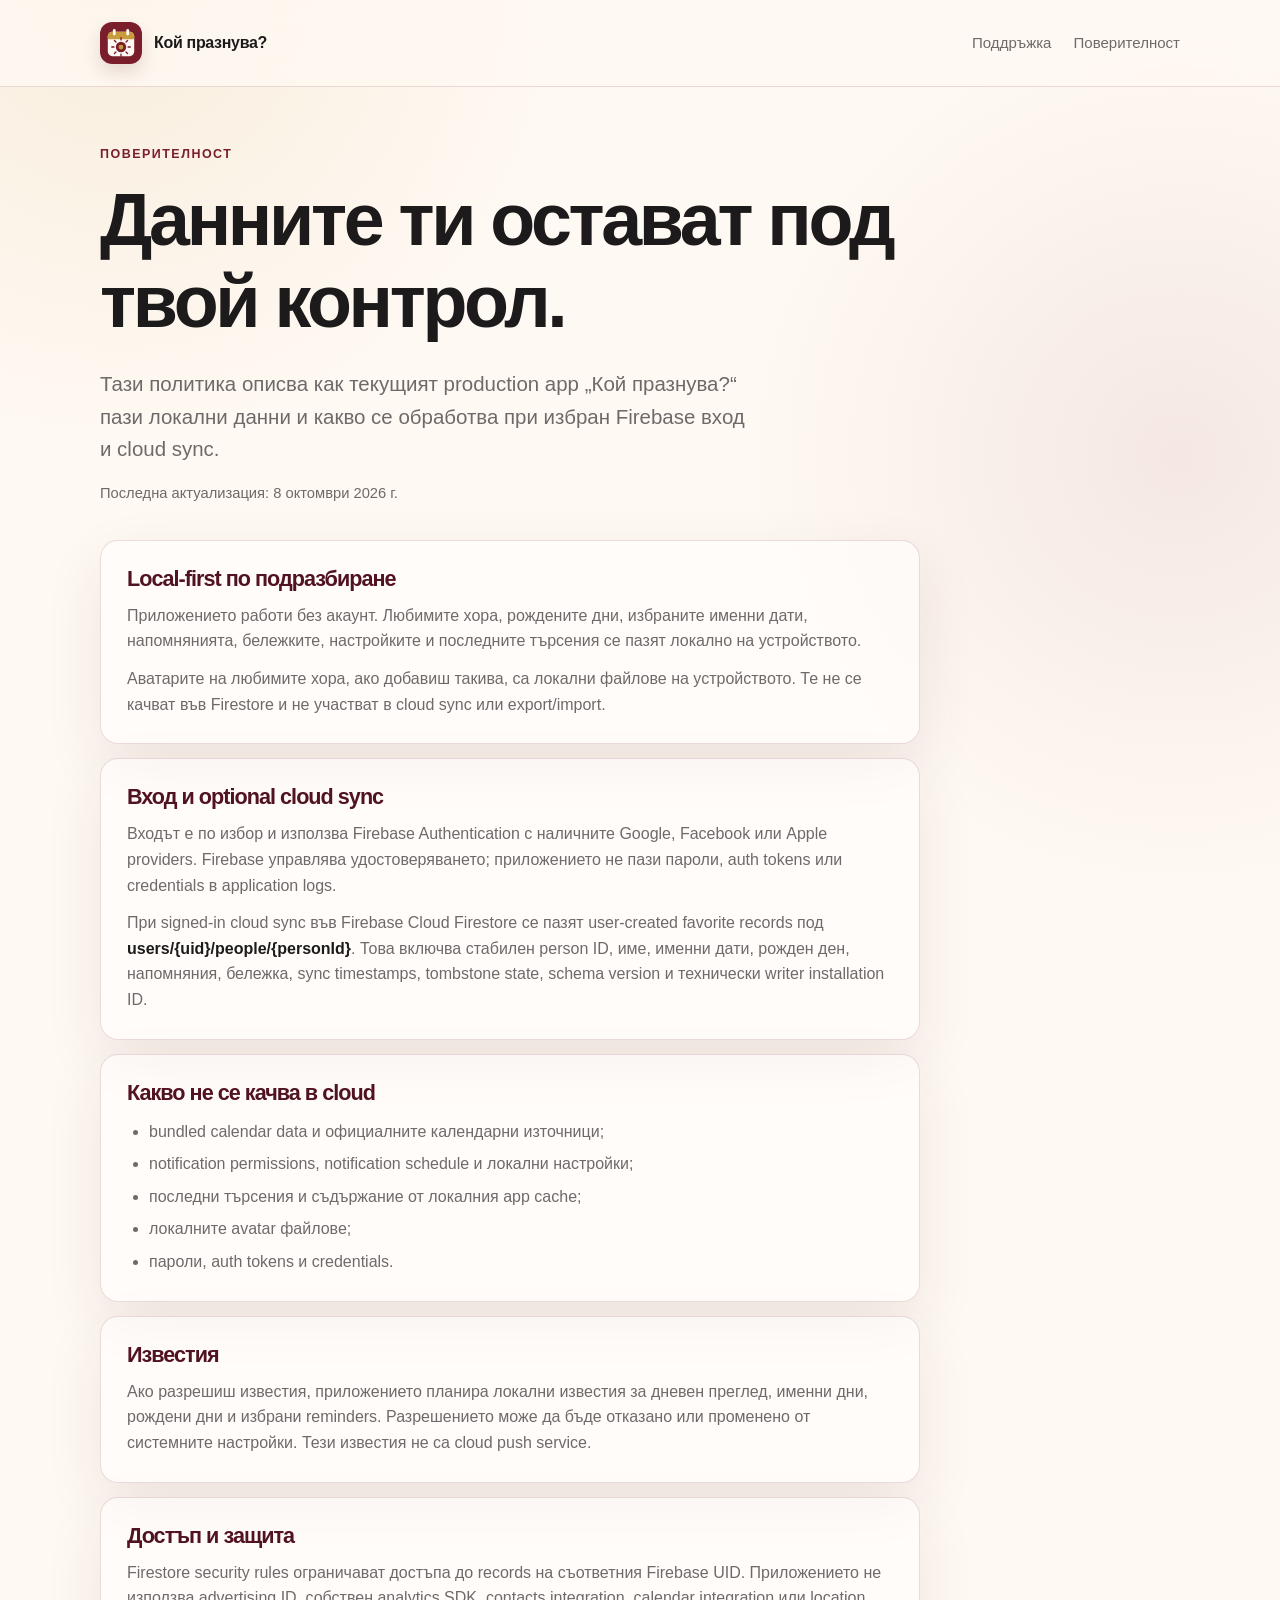
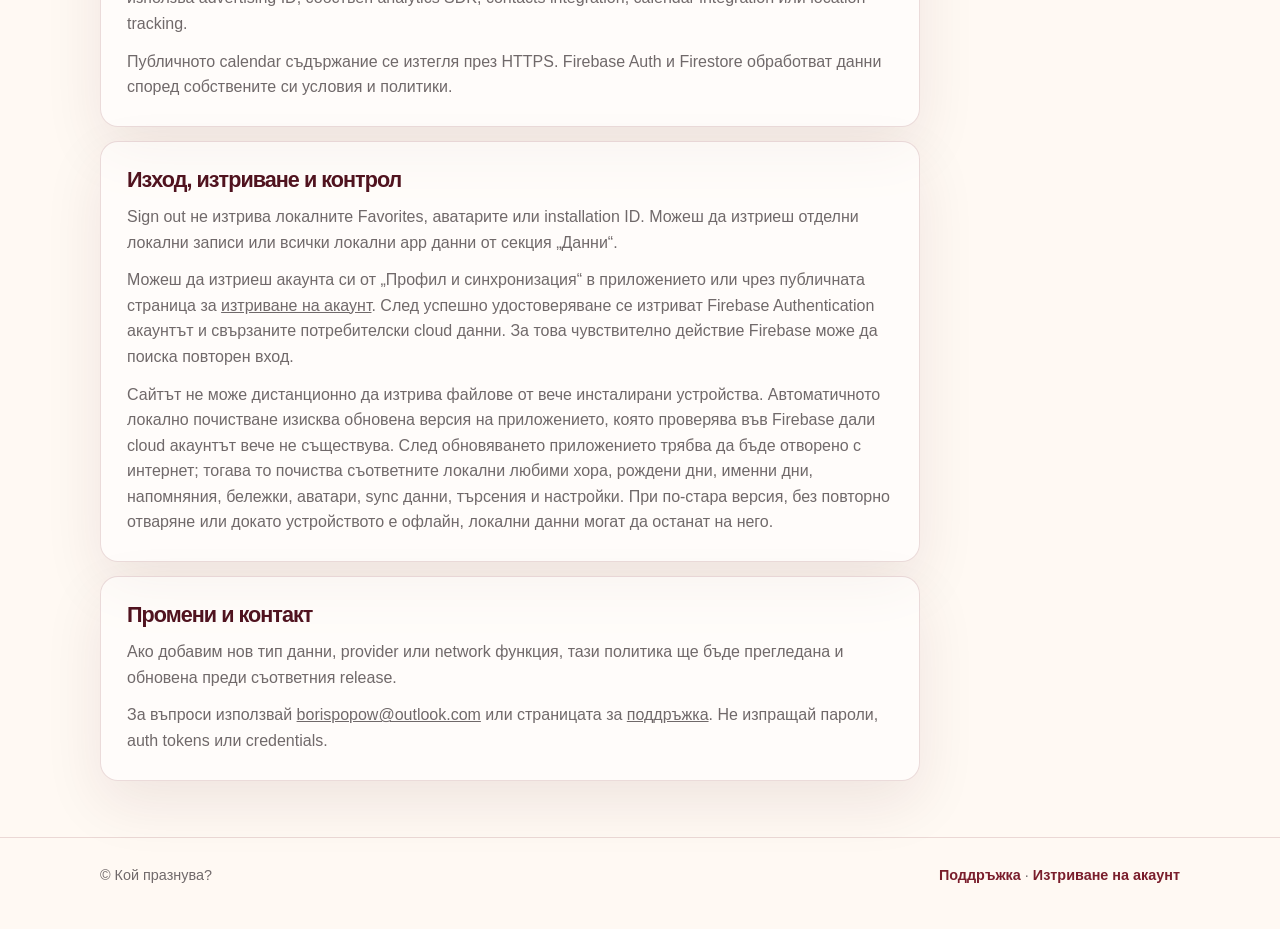
<file: privacy/index.html>
<!doctype html>
<html lang="bg">
  <head>
    <meta charset="utf-8">
    <meta name="viewport" content="width=device-width, initial-scale=1">
    <meta name="description" content="Политика за поверителност на приложението Кой празнува?.">
    <title>Поверителност · Кой празнува?</title>
    <link rel="stylesheet" href="../site.css">
  </head>
  <body>
    <header class="site-header">
      <div class="page-shell header-inner">
        <a class="brand" href="../support/" aria-label="Кой празнува? — поддръжка">
          <img src="../assets/brand/app_mark.svg" alt="">
          <span>Кой празнува?</span>
        </a>
        <nav class="site-nav" aria-label="Основна навигация">
          <a href="../support/">Поддръжка</a>
          <a href="./">Поверителност</a>
        </nav>
      </div>
    </header>

    <main class="page-shell">
      <section class="policy-intro">
        <div class="eyebrow">Поверителност</div>
        <h1>Данните ти остават под твой контрол.</h1>
        <p class="lede">Тази политика описва как текущият production app „Кой празнува?“ пази локални данни и какво се обработва при избран Firebase вход и cloud sync.</p>
        <p class="updated">Последна актуализация: 8 октомври 2026 г.</p>
      </section>

      <div class="policy-list">
        <section class="policy-section">
          <h2>Local-first по подразбиране</h2>
          <p>Приложението работи без акаунт. Любимите хора, рождените дни, избраните именни дати, напомнянията, бележките, настройките и последните търсения се пазят локално на устройството.</p>
          <p>Аватарите на любимите хора, ако добавиш такива, са локални файлове на устройството. Те не се качват във Firestore и не участват в cloud sync или export/import.</p>
        </section>

        <section class="policy-section">
          <h2>Вход и optional cloud sync</h2>
          <p>Входът е по избор и използва Firebase Authentication с наличните Google, Facebook или Apple providers. Firebase управлява удостоверяването; приложението не пази пароли, auth tokens или credentials в application logs.</p>
          <p>При signed-in cloud sync във Firebase Cloud Firestore се пазят user-created favorite records под <strong>users/{uid}/people/{personId}</strong>. Това включва стабилен person ID, име, именни дати, рожден ден, напомняния, бележка, sync timestamps, tombstone state, schema version и технически writer installation ID.</p>
        </section>

        <section class="policy-section">
          <h2>Какво не се качва в cloud</h2>
          <ul>
            <li>bundled calendar data и официалните календарни източници;</li>
            <li>notification permissions, notification schedule и локални настройки;</li>
            <li>последни търсения и съдържание от локалния app cache;</li>
            <li>локалните avatar файлове;</li>
            <li>пароли, auth tokens и credentials.</li>
          </ul>
        </section>

        <section class="policy-section">
          <h2>Известия</h2>
          <p>Ако разрешиш известия, приложението планира локални известия за дневен преглед, именни дни, рождени дни и избрани reminders. Разрешението може да бъде отказано или променено от системните настройки. Тези известия не са cloud push service.</p>
        </section>

        <section class="policy-section">
          <h2>Достъп и защита</h2>
          <p>Firestore security rules ограничават достъпа до records на съответния Firebase UID. Приложението не използва advertising ID, собствен analytics SDK, contacts integration, calendar integration или location tracking.</p>
          <p>Публичното calendar съдържание се изтегля през HTTPS. Firebase Auth и Firestore обработват данни според собствените си условия и политики.</p>
        </section>

        <section class="policy-section">
          <h2>Изход, изтриване и контрол</h2>
          <p>Sign out не изтрива локалните Favorites, аватарите или installation ID. Можеш да изтриеш отделни локални записи или всички локални app данни от секция „Данни“.</p>
          <p>Можеш да изтриеш акаунта си от „Профил и синхронизация“ в приложението или чрез публичната страница за <a href="../delete-account/">изтриване на акаунт</a>. След успешно удостоверяване се изтриват Firebase Authentication акаунтът и свързаните потребителски cloud данни. За това чувствително действие Firebase може да поиска повторен вход.</p>
          <p>Сайтът не може дистанционно да изтрива файлове от вече инсталирани устройства. Автоматичното локално почистване изисква обновена версия на приложението, която проверява във Firebase дали cloud акаунтът вече не съществува. След обновяването приложението трябва да бъде отворено с интернет; тогава то почиства съответните локални любими хора, рождени дни, именни дни, напомняния, бележки, аватари, sync данни, търсения и настройки. При по-стара версия, без повторно отваряне или докато устройството е офлайн, локални данни могат да останат на него.</p>
        </section>

        <section class="policy-section">
          <h2>Промени и контакт</h2>
          <p>Ако добавим нов тип данни, provider или network функция, тази политика ще бъде прегледана и обновена преди съответния release.</p>
          <p>За въпроси използвай <a href="mailto:borispopow@outlook.com">borispopow@outlook.com</a> или страницата за <a href="../support/">поддръжка</a>. Не изпращай пароли, auth tokens или credentials.</p>
        </section>
      </div>
    </main>

    <footer class="site-footer">
      <div class="page-shell footer-inner">
        <span>© Кой празнува?</span>
        <nav aria-label="Долна навигация"><a href="../support/">Поддръжка</a> · <a href="../delete-account/">Изтриване на акаунт</a></nav>
      </div>
    </footer>
  </body>
</html>
</file>
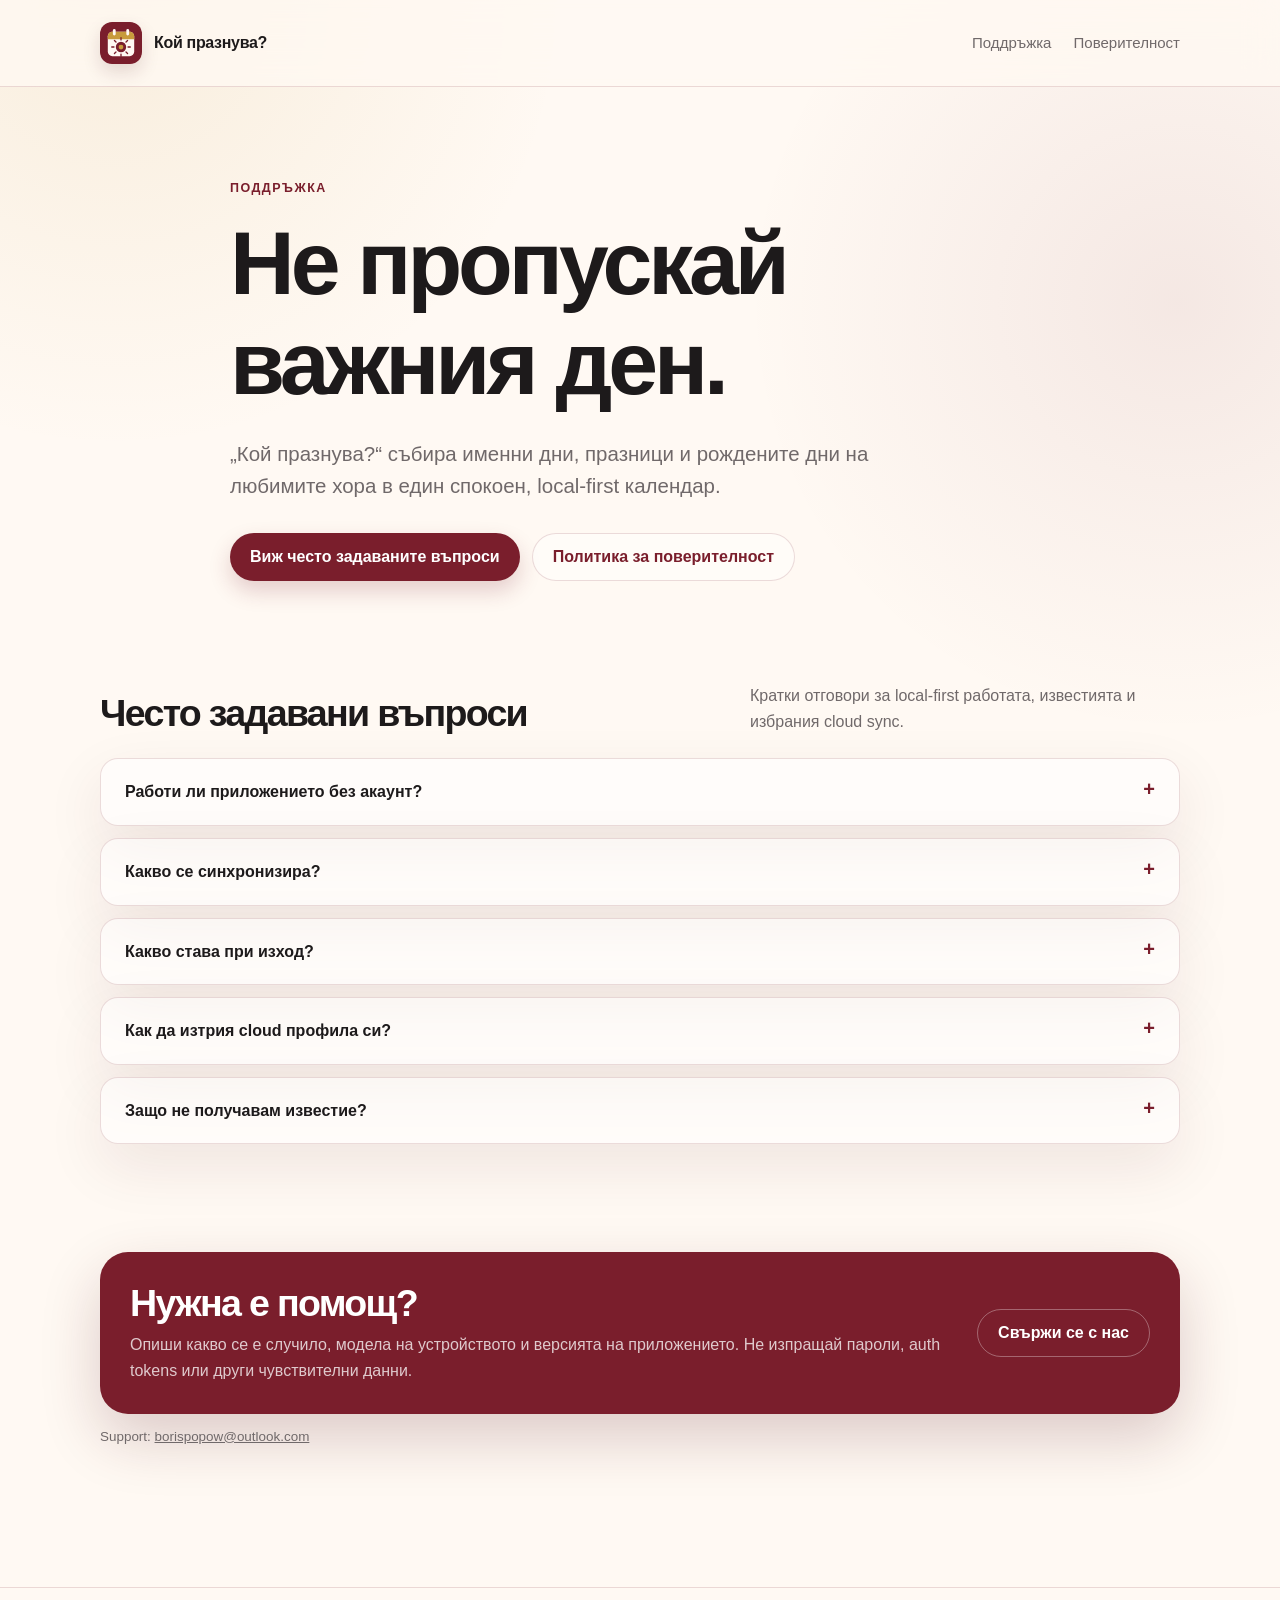
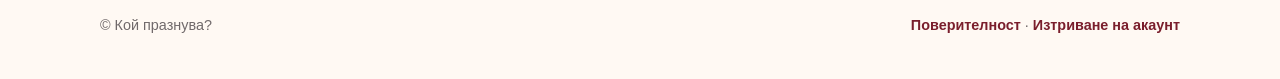
<file: support/index.html>
<!doctype html>
<html lang="bg">
  <head>
    <meta charset="utf-8">
    <meta name="viewport" content="width=device-width, initial-scale=1">
    <meta name="description" content="Поддръжка за Кой празнува? — български календар за именни дни и важни дати.">
    <title>Поддръжка · Кой празнува?</title>
    <link rel="stylesheet" href="../site.css">
  </head>
  <body>
    <header class="site-header">
      <div class="page-shell header-inner">
        <a class="brand" href="./" aria-label="Кой празнува? — начало">
          <img src="../assets/brand/app_mark.svg" alt="">
          <span>Кой празнува?</span>
        </a>
        <nav class="site-nav" aria-label="Основна навигация">
          <a href="./">Поддръжка</a>
          <a href="../privacy/">Поверителност</a>
        </nav>
      </div>
    </header>

    <main>
      <section class="page-shell hero">
        <div class="eyebrow">Поддръжка</div>
        <h1>Не пропускай важния ден.</h1>
        <p class="lede">„Кой празнува?“ събира именни дни, празници и рождените дни на любимите хора в един спокоен, local-first календар.</p>
        <div class="hero-actions">
          <a class="button button-primary" href="#faq">Виж често задаваните въпроси</a>
          <a class="button button-secondary" href="../privacy/">Политика за поверителност</a>
        </div>
      </section>

      <section id="faq" class="page-shell section" aria-labelledby="faq-title">
        <div class="section-heading">
          <h2 id="faq-title">Често задавани въпроси</h2>
          <p>Кратки отговори за local-first работата, известията и избрания cloud sync.</p>
        </div>
        <div class="faq-list">
          <details class="faq-item">
            <summary>Работи ли приложението без акаунт?</summary>
            <p>Да. Любимите хора, настройките и локалните известия работят на устройството без вход. Cloud sync е напълно по избор.</p>
          </details>
          <details class="faq-item">
            <summary>Какво се синхронизира?</summary>
            <p>След вход и включен sync се пази копие на създадените от теб favorite записи — име, именни дати, рожден ден, напомняния и бележка. Bundled calendar data, търсения, notification permissions и локалните аватари не се качват.</p>
          </details>
          <details class="faq-item">
            <summary>Какво става при изход?</summary>
            <p>Изходът прекратява cloud сесията, но не изтрива любимите хора, локалните снимки или installation ID от устройството.</p>
          </details>
          <details class="faq-item">
            <summary>Как да изтрия cloud профила си?</summary>
            <p>Отвори „Настройки“ → „Профил и синхронизация“ → „Изтрий акаунта“ или използвай публичната страница за <a href="../delete-account/">изтриване на акаунт</a>. За автоматично локално почистване след изтриване през сайта е нужна обновена версия на приложението; след обновяването го отвори с интернет. При по-стара версия, без повторно отваряне или докато устройството е офлайн, локални данни могат да останат на него.</p>
          </details>
          <details class="faq-item">
            <summary>Защо не получавам известие?</summary>
            <p>Провери дали известията са разрешени в системните настройки и дали дневното известие или конкретното напомняне е включено в приложението. Известията се планират локално.</p>
          </details>
        </div>
      </section>

      <section class="page-shell section" aria-labelledby="contact-title">
        <div class="contact-card">
          <div>
            <h2 id="contact-title">Нужна е помощ?</h2>
            <p>Опиши какво се е случило, модела на устройството и версията на приложението. Не изпращай пароли, auth tokens или други чувствителни данни.</p>
          </div>
          <a class="button button-secondary" href="mailto:borispopow@outlook.com">Свържи се с нас</a>
        </div>
        <p class="contact-note">Support: <a href="mailto:borispopow@outlook.com">borispopow@outlook.com</a></p>
      </section>
    </main>

    <footer class="site-footer">
      <div class="page-shell footer-inner">
        <span>© Кой празнува?</span>
        <nav aria-label="Долна навигация"><a href="../privacy/">Поверителност</a> · <a href="../delete-account/">Изтриване на акаунт</a></nav>
      </div>
    </footer>
  </body>
</html>
</file>
<file: site.css>
:root {
  --cream: #fff9f3;
  --cream-deep: #f7eee5;
  --burgundy: #7a1e2c;
  --burgundy-dark: #50131f;
  --burgundy-soft: #f2dfe0;
  --gold: #c89b3c;
  --ink: #1d1a1b;
  --muted: #70696a;
  --line: rgba(122, 30, 44, 0.15);
  --shadow: 0 22px 60px rgba(80, 19, 31, 0.09);
  --radius-lg: 28px;
  --radius-md: 18px;
}

* { box-sizing: border-box; }

html { scroll-behavior: smooth; }

body {
  margin: 0;
  color: var(--ink);
  background:
    radial-gradient(circle at 9% 0%, rgba(200, 155, 60, 0.12), transparent 28rem),
    radial-gradient(circle at 92% 18%, rgba(122, 30, 44, 0.08), transparent 27rem),
    var(--cream);
  font-family: ui-sans-serif, -apple-system, BlinkMacSystemFont, "Segoe UI", sans-serif;
  line-height: 1.6;
}

a { color: inherit; }

.page-shell { width: min(1080px, calc(100% - 40px)); margin: 0 auto; }

.site-header {
  padding: 22px 0;
  border-bottom: 1px solid var(--line);
  background: rgba(255, 249, 243, 0.78);
  backdrop-filter: blur(16px);
}

.header-inner, .site-nav, .brand { display: flex; align-items: center; }
.header-inner { justify-content: space-between; gap: 24px; }
.brand { gap: 12px; text-decoration: none; font-weight: 800; letter-spacing: -0.02em; }
.brand img { width: 42px; height: 42px; border-radius: 12px; box-shadow: 0 8px 18px rgba(80, 19, 31, 0.14); }
.site-nav { gap: 22px; color: var(--muted); font-size: 0.94rem; }
.site-nav a { text-decoration: none; }
.site-nav a:hover, .site-nav a:focus-visible { color: var(--burgundy); }

.hero { padding: 92px 0 78px; max-width: 820px; }
.eyebrow { color: var(--burgundy); font-size: 0.78rem; font-weight: 800; letter-spacing: 0.12em; text-transform: uppercase; }
h1, h2, h3 { margin: 0; line-height: 1.12; letter-spacing: -0.045em; }
h1 { margin-top: 14px; font-size: clamp(2.7rem, 7vw, 5.6rem); max-width: 800px; }
h2 { font-size: clamp(1.65rem, 3vw, 2.35rem); }
h3 { font-size: 1.08rem; }
.lede { max-width: 650px; margin: 24px 0 0; color: var(--muted); font-size: clamp(1.05rem, 2vw, 1.28rem); }
.hero-actions { display: flex; flex-wrap: wrap; gap: 12px; margin-top: 30px; }
.button { display: inline-flex; align-items: center; justify-content: center; min-height: 48px; padding: 0 20px; border-radius: 999px; font-weight: 750; text-decoration: none; transition: transform 160ms ease, box-shadow 160ms ease; }
.button:hover, .button:focus-visible { transform: translateY(-2px); }
.button-primary { color: #fff; background: var(--burgundy); box-shadow: 0 10px 22px rgba(122, 30, 44, 0.2); }
.button-secondary { color: var(--burgundy); border: 1px solid var(--line); background: rgba(255, 255, 255, 0.45); }

.section { padding: 24px 0 84px; }
.section-heading { display: flex; justify-content: space-between; align-items: end; gap: 24px; margin-bottom: 24px; }
.section-heading p { max-width: 430px; margin: 0; color: var(--muted); }
.card-grid { display: grid; grid-template-columns: repeat(2, minmax(0, 1fr)); gap: 16px; }
.card, .faq-item, .policy-section { border: 1px solid var(--line); border-radius: var(--radius-md); background: rgba(255, 255, 255, 0.54); box-shadow: var(--shadow); }
.card { padding: 26px; }
.card h3 { color: var(--burgundy-dark); }
.card p { margin: 10px 0 0; color: var(--muted); }
.faq-list { display: grid; gap: 12px; }
.faq-item { overflow: hidden; }
.faq-item summary { cursor: pointer; list-style: none; padding: 20px 24px; font-weight: 750; }
.faq-item summary::-webkit-details-marker { display: none; }
.faq-item summary::after { float: right; color: var(--burgundy); content: "+"; font-size: 1.25rem; line-height: 1; }
.faq-item[open] summary::after { content: "−"; }
.faq-item p { margin: -4px 24px 22px; color: var(--muted); }

.contact-card { display: grid; grid-template-columns: 1fr auto; align-items: center; gap: 26px; padding: 30px; border-radius: var(--radius-lg); color: #fff; background: var(--burgundy); box-shadow: 0 24px 60px rgba(80, 19, 31, 0.2); }
.contact-card p { margin: 8px 0 0; color: rgba(255, 255, 255, 0.76); }
.contact-card .button-secondary { color: #fff; border-color: rgba(255, 255, 255, 0.32); background: transparent; }
.contact-note { margin: 12px 0 0; color: var(--muted); font-size: 0.84rem; }

.policy-intro { padding: 58px 0 34px; }
.policy-intro h1 { font-size: clamp(2.4rem, 6vw, 4.6rem); }
.updated { margin: 16px 0 0; color: var(--muted); font-size: 0.92rem; }
.policy-list { display: grid; gap: 14px; max-width: 820px; }
.policy-section { padding: 26px; }
.policy-section h2 { font-size: 1.35rem; color: var(--burgundy-dark); }
.policy-section p { margin: 12px 0 0; color: var(--muted); }
.policy-section ul { margin: 14px 0 0; padding-left: 22px; color: var(--muted); }
.policy-section li + li { margin-top: 7px; }
.policy-section strong { color: var(--ink); }

.deletion-page { max-width: 860px; }
.deletion-intro { padding-bottom: 28px; }
.deletion-intro h1 { max-width: 760px; font-size: clamp(2.4rem, 6vw, 4.6rem); }
.deletion-card, .status-card, .local-data-note {
  margin-bottom: 18px;
  padding: clamp(22px, 5vw, 34px);
  border: 1px solid var(--line);
  border-radius: var(--radius-lg);
  background: rgba(255, 255, 255, 0.74);
  box-shadow: var(--shadow);
}
.deletion-card-heading { display: flex; align-items: start; justify-content: space-between; gap: 20px; }
.deletion-card-heading h2, .status-card h2, .local-data-note h2 { font-size: clamp(1.4rem, 3vw, 1.9rem); }
.step-label { display: block; margin-bottom: 7px; color: var(--burgundy); font-size: 0.76rem; font-weight: 800; letter-spacing: 0.1em; text-transform: uppercase; }
.deletion-copy, .privacy-note, .status-card p, .local-data-note p { color: var(--muted); }
.provider-actions { display: grid; gap: 10px; margin: 24px 0 14px; }
button { font: inherit; }
.provider-button {
  min-height: 52px;
  border: 1px solid rgba(122, 30, 44, 0.18);
  border-radius: 15px;
  color: var(--ink);
  background: #fff;
  font-weight: 750;
  cursor: pointer;
}
.provider-button:hover, .provider-button:focus-visible { border-color: var(--burgundy); box-shadow: 0 8px 20px rgba(80, 19, 31, 0.09); }
.privacy-note { margin: 0; font-size: 0.88rem; }
.text-button { padding: 7px 0; border: 0; color: var(--burgundy); background: transparent; font-weight: 750; cursor: pointer; }
.account-identity { display: flex; align-items: center; gap: 14px; margin: 24px 0; padding: 16px; border-radius: 16px; background: var(--cream-deep); }
.account-avatar { display: grid; flex: 0 0 48px; width: 48px; height: 48px; place-items: center; border-radius: 50%; color: #fff; background: var(--burgundy); font-size: 1.2rem; font-weight: 800; }
.account-identity strong, .account-identity span, .account-identity small { display: block; }
.account-identity span, .account-identity small { color: var(--muted); overflow-wrap: anywhere; }
.danger-notice { padding: 18px; border: 1px solid rgba(122, 30, 44, 0.19); border-radius: 16px; background: var(--burgundy-soft); }
.danger-notice h3 { color: var(--burgundy-dark); }
.danger-notice p { margin: 8px 0 0; color: #5d3e43; }
.confirmation-check { display: grid; grid-template-columns: 22px 1fr; gap: 12px; align-items: start; margin: 22px 0; cursor: pointer; }
.confirmation-check input { width: 19px; height: 19px; margin: 3px 0 0; accent-color: var(--burgundy); }
.deletion-actions { display: flex; justify-content: flex-end; gap: 10px; }
.deletion-actions .button, .status-card .button { cursor: pointer; }
.button-danger { border: 0; color: #fff; background: var(--burgundy); box-shadow: 0 10px 22px rgba(122, 30, 44, 0.2); }
.button:disabled { opacity: 0.48; cursor: not-allowed; transform: none; box-shadow: none; }
.status-card { display: flex; align-items: center; gap: 18px; }
.status-card h2 { margin-bottom: 7px; }
.status-card p { margin: 0; }
.status-card-success { border-color: rgba(36, 113, 82, 0.25); background: rgba(239, 249, 244, 0.9); }
.status-card-error { display: block; border-color: rgba(122, 30, 44, 0.24); background: rgba(252, 238, 239, 0.92); }
.status-card-error .button { margin-top: 18px; }
.loading-indicator { width: 26px; height: 26px; flex: 0 0 26px; border: 3px solid var(--burgundy-soft); border-top-color: var(--burgundy); border-radius: 50%; animation: spin 0.8s linear infinite; }
.local-data-note { margin-top: 34px; background: transparent; box-shadow: none; }
.local-data-note p { margin: 10px 0 0; }
[hidden] { display: none !important; }
@keyframes spin { to { transform: rotate(360deg); } }

.site-footer { margin-top: 56px; padding: 26px 0 42px; color: var(--muted); border-top: 1px solid var(--line); font-size: 0.9rem; }
.footer-inner { display: flex; justify-content: space-between; gap: 20px; }
.footer-inner a { color: var(--burgundy); text-decoration: none; font-weight: 700; }

@media (max-width: 700px) {
  .page-shell { width: min(100% - 28px, 560px); }
  .site-header { padding: 16px 0; }
  .site-nav { gap: 12px; font-size: 0.86rem; }
  .brand span { display: none; }
  .hero { padding: 62px 0 50px; }
  .card-grid, .contact-card { grid-template-columns: 1fr; }
  .section { padding-bottom: 56px; }
  .section-heading { display: block; }
  .section-heading p { margin-top: 10px; }
  .contact-card .button { width: 100%; }
  .footer-inner { display: block; }
  .footer-inner nav { margin-top: 8px; }
  .deletion-card-heading { display: block; }
  .deletion-card-heading .text-button { margin-top: 8px; }
  .deletion-actions { display: grid; }
  .deletion-actions .button { width: 100%; }
}
</file>
